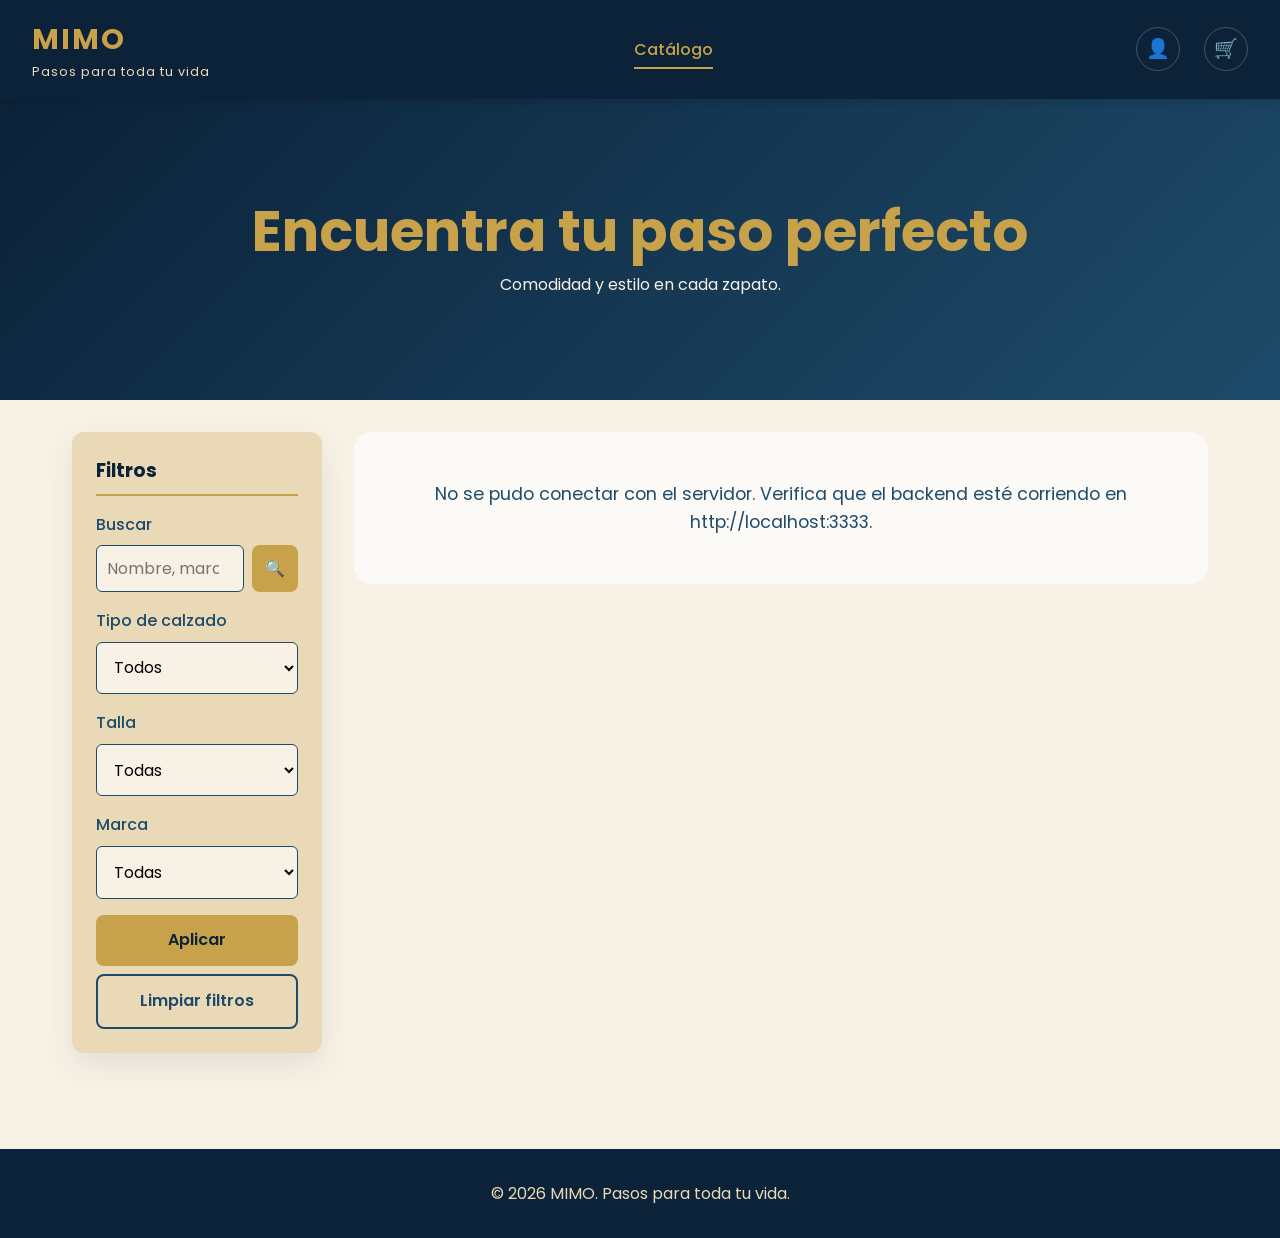
<file: Frontend/index.html>
<!DOCTYPE html>
<html lang="es">
<head>
    <meta charset="UTF-8">
    <meta name="viewport" content="width=device-width, initial-scale=1, viewport-fit=cover">
    <title>MIMO - Pasos para toda tu vida</title>
    <link href="https://fonts.googleapis.com/css2?family=Poppins:wght@300;400;600;700&display=swap" rel="stylesheet">
    <link rel="stylesheet" href="./CSS/Styles.css">
    <style>
        /* Botones de categoría activos */
        nav a.categoria-activa {
            color: var(--dorado);
            border-bottom: 2px solid var(--dorado);
            padding-bottom: 4px;
        }

        /* Animación suave para las tarjetas */
        .producto-card { text-decoration: none; color: inherit; }

        /* Mensaje cuando no hay productos */
        .sin-resultados {
            text-align: center;
            padding: 3rem;
            color: var(--azul-profundo);
            font-size: 1.1rem;
            grid-column: 1 / -1;
        }

        .buscador { display: flex; gap: .5rem; margin-bottom: 1rem; }
        .buscador input { flex: 1; min-width: 0; padding: .6rem; border: 1px solid var(--azul-profundo); border-radius: 6px; }
    </style>
    <meta name="theme-color" content="#0B2239">
</head>
<body>

    <header>
        <a class="logo" href="index.html" aria-label="MIMO, volver al catálogo">MIMO <span>Pasos para toda tu vida</span></a>
        <nav aria-label="Categorías">
            <ul id="nav-categorias">
                <li><a href="#" class="filtro-categoria categoria-activa" data-categoria="todos">Catálogo</a></li>
            </ul>
        </nav>
        <div class="header-icons">
            <a href="login.html" data-cuenta aria-label="Mi cuenta" title="Mi cuenta">👤</a>
            <a href="carrito.html" aria-label="Ver carrito" title="Ver carrito">🛒</a>
            <a href="index.html" data-logout aria-label="Cerrar sesión" title="Cerrar sesión" style="display:none;">Salir</a>
        </div>
    </header>

    <section class="hero">
        <h1>Encuentra tu paso perfecto</h1>
        <p>Comodidad y estilo en cada zapato.</p>
    </section>

    <main class="catalogo-container">
        <!-- Filtros (RF10) y búsqueda (RF09) -->
        <aside class="filtros">
            <h3>Filtros</h3>

            <div class="form-group">
                <label for="filtro-buscar">Buscar</label>
                <div class="buscador">
                    <input type="search" id="filtro-buscar" placeholder="Nombre, marca…" aria-label="Buscar productos">
                    <button type="button" class="btn btn-primary" id="btn-buscar" style="padding: .5rem .8rem;">🔍</button>
                </div>
            </div>

            <div class="form-group">
                <label for="filtro-categoria">Tipo de calzado</label>
                <select id="filtro-categoria">
                    <option value="todos">Todos</option>
                </select>
            </div>
            <div class="form-group">
                <label for="filtro-talla">Talla</label>
                <select id="filtro-talla">
                    <option value="todos">Todas</option>
                </select>
            </div>
            <div class="form-group">
                <label for="filtro-marca">Marca</label>
                <select id="filtro-marca">
                    <option value="todos">Todas</option>
                </select>
            </div>
            <button class="btn btn-primary" id="btn-aplicar-filtros" style="width: 100%;">Aplicar</button>
            <button class="btn btn-secondary" id="btn-limpiar-filtros" style="width: 100%; margin-top: 0.5rem;">Limpiar filtros</button>
        </aside>

        <!-- Grid de Productos (RF07, RF09, RF10) -->
        <section class="productos-grid" id="productos-grid" aria-label="Catálogo de productos" aria-live="polite">
            <!-- Los productos se cargan dinámicamente desde el backend -->
        </section>
    </main>

    <footer>
        <p>© 2026 MIMO. Pasos para toda tu vida.</p>
    </footer>

    <script src="./js/api.js"></script>
    <script src="./js/catalogo.js"></script>
</body>
</html>
</file>
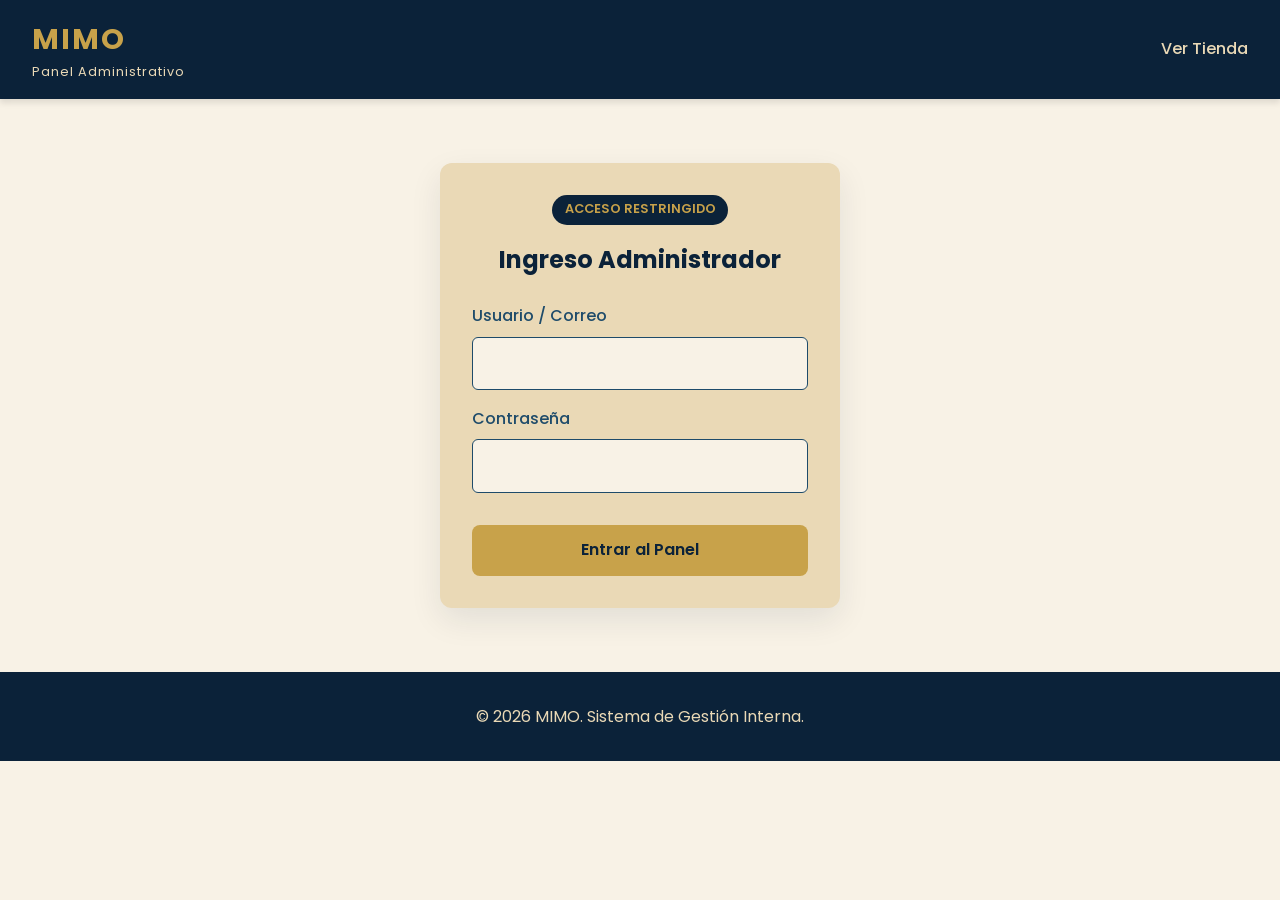
<file: Frontend/admin-login.html>
<!DOCTYPE html>
<html lang="es">
<head>
    <meta charset="UTF-8">
    <meta name="viewport" content="width=device-width, initial-scale=1, viewport-fit=cover">
    <title>Login Administrador - MIMO</title>
    <link href="https://fonts.googleapis.com/css2?family=Poppins:wght@300;400;600;700&display=swap" rel="stylesheet">
    <link rel="stylesheet" href="./CSS/Styles.css">
    <style>
        /* Pequeño ajuste para diferenciar visualmente el login de admin */
        .admin-badge {
            background-color: var(--azul-noche);
            color: var(--dorado);
            padding: 0.3rem 0.8rem;
            border-radius: 20px;
            font-size: 0.8rem;
            font-weight: 600;
            display: inline-block;
            margin-bottom: 1rem;
        }
    </style>
    <meta name="theme-color" content="#0B2239">
</head>
<body>

    <header>
        <a class="logo" href="index.html">MIMO <span>Panel Administrativo</span></a>
        <nav>
            <ul>
                <li><a href="index.html">Ver Tienda</a></li>
            </ul>
        </nav>
    </header>

    <main class="form-container">
        <div style="text-align: center;">
            <span class="admin-badge">ACCESO RESTRINGIDO</span>
        </div>
        <h2>Ingreso Administrador</h2>
        <form id="form-admin-login" novalidate>
            <div class="form-group">
                <label for="admin-correo">Usuario / Correo</label>
                <input type="text" id="admin-correo" name="admin-correo" autocomplete="username" required>
            </div>
            <div class="form-group">
                <label for="admin-contrasena">Contraseña</label>
                <input type="password" id="admin-contrasena" name="admin-contrasena"
                       autocomplete="current-password" required>
            </div>
            <p id="form-error" class="form-error" role="alert" style="display:none;"></p>
            <button type="submit" class="btn btn-primary" style="width: 100%; margin-top: 1rem;">Entrar al Panel</button>
        </form>
    </main>

    <footer>
        <p>© 2026 MIMO. Sistema de Gestión Interna.</p>
    </footer>

    <script src="./js/api.js"></script>
    <script src="./js/auth.js"></script>
</body>
</html>
</file>
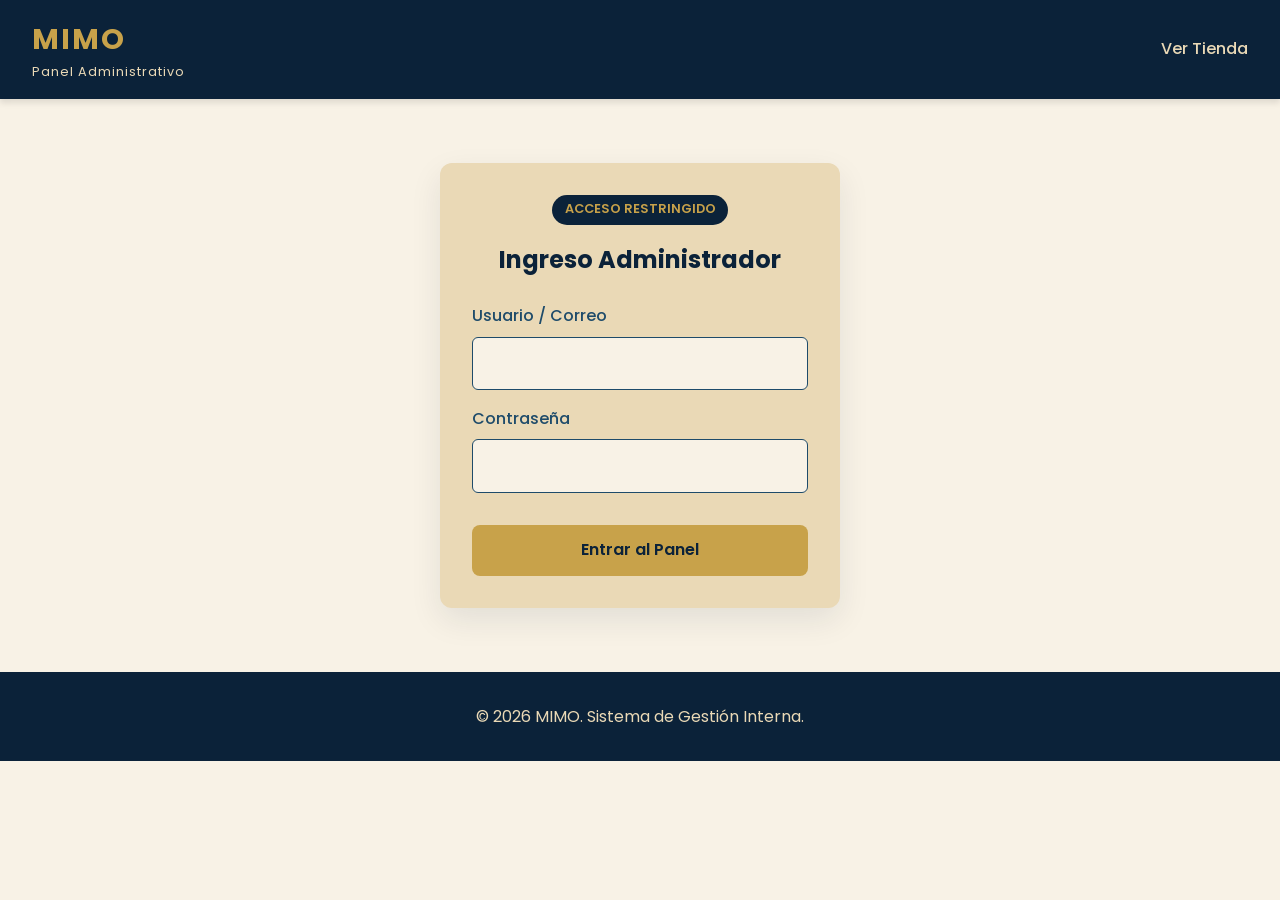
<file: Frontend/admin-productos.html>
<!DOCTYPE html>
<html lang="es">
<head>
    <meta charset="UTF-8">
    <meta name="viewport" content="width=device-width, initial-scale=1, viewport-fit=cover">
    <title>Panel Admin - MIMO</title>
    <link href="https://fonts.googleapis.com/css2?family=Poppins:wght@300;400;600;700&display=swap" rel="stylesheet">
    <link rel="stylesheet" href="./CSS/Styles.css">
    <style>
        /* Estilos específicos para tabla admin */
        .tabla-productos { width: 100%; border-collapse: collapse; margin-top: 2rem; background: var(--beige); border-radius: 8px; overflow: hidden; }
        .tabla-productos th { background: var(--azul-noche); color: var(--dorado); padding: 1rem; text-align: left; }
        .tabla-productos td { padding: 1rem; border-bottom: 1px solid var(--crema); vertical-align: middle; }

        .admin-form { background: var(--beige); border-radius: 12px; padding: 1.5rem; margin-top: 1.5rem; box-shadow: var(--sombra-suave, 0 12px 32px rgba(11,34,57,.09)); }
        .admin-form h3 { color: var(--azul-noche); margin-bottom: 1rem; border-bottom: 2px solid var(--dorado); padding-bottom: 0.5rem; }
        .admin-form-grid { display: grid; grid-template-columns: repeat(2, minmax(0, 1fr)); gap: 0 1rem; }
        .admin-form-grid .ancho-completo { grid-column: 1 / -1; }
        .admin-form textarea { width: 100%; min-height: 90px; padding: 0.8rem; border: 1px solid var(--azul-profundo); border-radius: 6px; background-color: var(--crema); font-family: inherit; font-size: 16px; resize: vertical; }
        .admin-form textarea:focus { outline: none; border-color: var(--dorado); box-shadow: 0 0 0 3px rgba(200,162,74,.2); }
        .admin-acciones { display: flex; gap: 0.75rem; margin-top: 1rem; flex-wrap: wrap; }
        .admin-cabecera { display: flex; justify-content: space-between; align-items: center; gap: 1rem; flex-wrap: wrap; }
        .admin-usuario { color: var(--beige); font-size: 0.85rem; }

        @media (max-width: 760px) {
            .admin-form-grid { grid-template-columns: 1fr; }
            .admin-cabecera { align-items: flex-start; }
        }
    </style>
    <meta name="theme-color" content="#0B2239">
</head>
<body>

    <header>
        <a class="logo" href="index.html">MIMO <span>Panel Administrativo</span></a>
        <nav>
            <ul>
                <li><a href="index.html">Ver Tienda</a></li>
                <li><span class="admin-usuario" id="admin-nombre">Administrador</span></li>
                <li><a href="index.html" data-logout>Cerrar Sesión</a></li>
            </ul>
        </nav>
    </header>

    <main style="max-width: 1200px; margin: 2rem auto; padding: 0 2rem;">
        <div class="admin-cabecera">
            <h2 style="color: var(--azul-noche);">Gestión de Catálogo</h2>
            <button type="button" class="btn btn-primary" id="btn-nuevo-producto">+ Nuevo Producto</button>
        </div>

        <p id="mensaje-admin" role="status" style="display:none;"></p>

        <div class="admin-form" id="contenedor-form-producto" hidden>
            <h3 id="titulo-form-producto">Nuevo Producto</h3>
            <form id="form-producto" novalidate>
                <input type="hidden" id="prod-id">

                <div class="admin-form-grid">
                    <div class="form-group">
                        <label for="prod-nombre">Nombre</label>
                        <input type="text" id="prod-nombre" maxlength="100" placeholder="Tenis Runner Pro" required>
                    </div>
                    <div class="form-group">
                        <label for="prod-marca">Marca</label>
                        <input type="text" id="prod-marca" maxlength="50" placeholder="Nike" required>
                    </div>
                    <div class="form-group">
                        <label for="prod-categoria">Categoría</label>
                        <input type="text" id="prod-categoria" maxlength="50" placeholder="Deportivo" required>
                    </div>
                    <div class="form-group">
                        <label for="prod-talla">Talla</label>
                        <input type="text" id="prod-talla" maxlength="10" placeholder="40" required>
                    </div>
                    <div class="form-group">
                        <label for="prod-precio">Precio (COP)</label>
                        <input type="number" id="prod-precio" min="1" step="0.01" placeholder="189900" required>
                    </div>
                    <div class="form-group">
                        <label for="prod-stock">Stock</label>
                        <input type="number" id="prod-stock" min="0" step="1" placeholder="15" required>
                    </div>
                    <div class="form-group ancho-completo">
                        <label for="prod-descripcion">Descripción</label>
                        <textarea id="prod-descripcion" maxlength="500"
                                  placeholder="Tenis deportivos livianos para correr" required></textarea>
                    </div>
                    <div class="form-group ancho-completo">
                        <label for="prod-imagen">Imagen (URL o ruta local opcional)</label>
                        <input type="text" id="prod-imagen" maxlength="500" placeholder="https://… o img/productos/zapato.webp">
                    </div>
                </div>

                <div class="admin-acciones">
                    <button type="submit" class="btn btn-primary">Registrar producto</button>
                    <button type="button" class="btn btn-secondary" id="btn-cancelar-producto">Cancelar</button>
                </div>
            </form>
        </div>

        <table class="tabla-productos">
            <thead>
                <tr>
                    <th>Imagen</th>
                    <th>Nombre</th>
                    <th>Marca</th>
                    <th>Categoría</th>
                    <th>Talla</th>
                    <th>Precio</th>
                    <th>Stock</th>
                    <th>Acciones</th>
                </tr>
            </thead>
            <tbody id="tabla-productos-body">
                <tr>
                    <td colspan="8" style="text-align:center; padding:2rem;">Cargando productos…</td>
                </tr>
            </tbody>
        </table>
    </main>

    <footer>
        <p>© 2026 MIMO. Sistema de Gestión Interna.</p>
    </footer>

    <script src="./js/api.js"></script>
    <script src="./js/admin.js"></script>
</body>
</html>
</file>
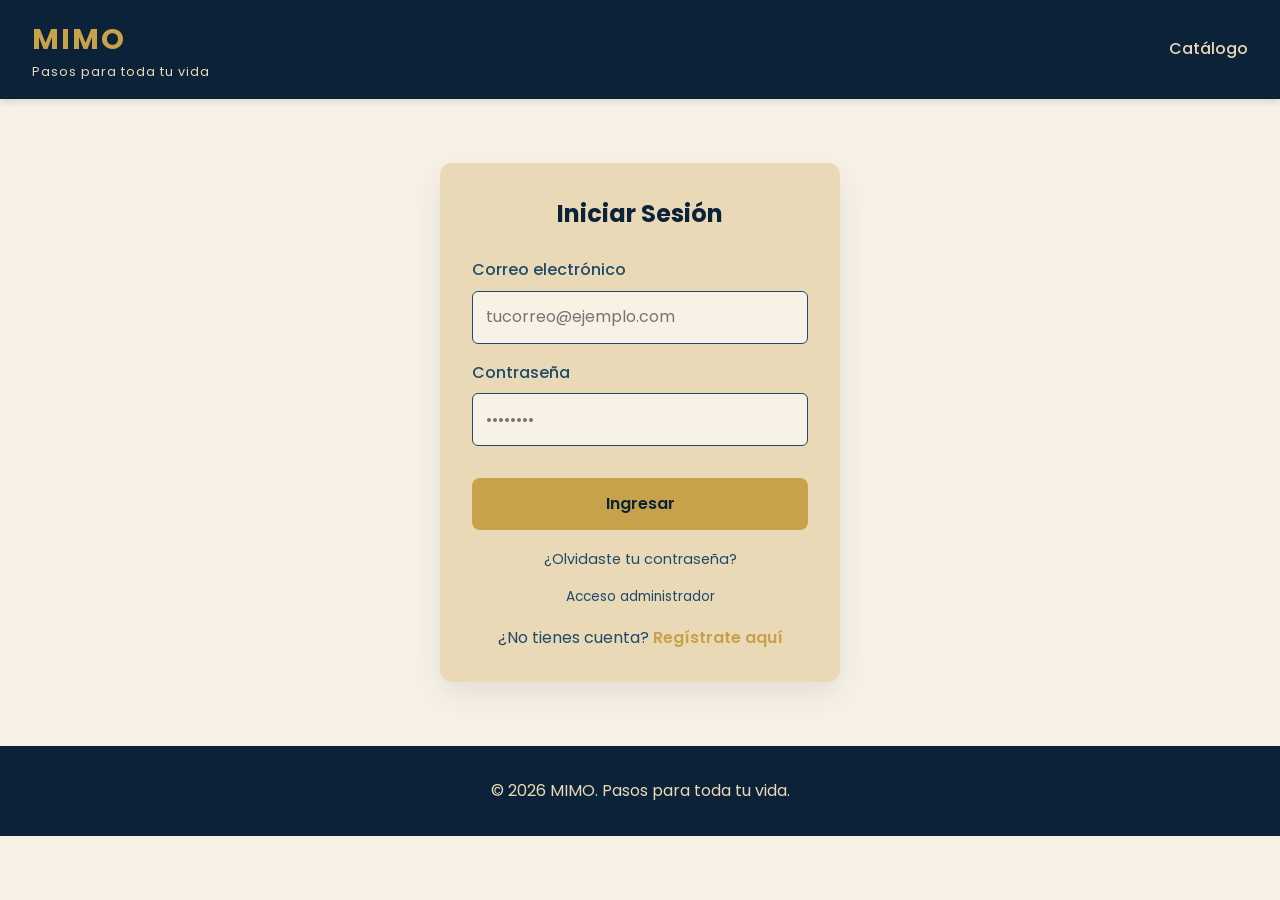
<file: Frontend/carrito.html>
<!DOCTYPE html>
<html lang="es">
<head>
    <meta charset="UTF-8">
    <meta name="viewport" content="width=device-width, initial-scale=1, viewport-fit=cover">
    <title>Carrito de Compras - MIMO</title>
    <link href="https://fonts.googleapis.com/css2?family=Poppins:wght@300;400;600;700&display=swap" rel="stylesheet">
    <link rel="stylesheet" href="./CSS/Styles.css">
    <style>
        .carrito-item { display: flex; align-items: center; gap: 1.5rem; padding: 1rem; border-bottom: 1px solid var(--azul-profundo); }
        .carrito-img { width: 80px; height: 80px; background: #fff; border-radius: 8px; display: flex; align-items: center; justify-content: center; overflow: hidden; }
        .carrito-info { flex: 1; }
        .carrito-acciones { display: flex; align-items: center; gap: 1rem; }
        .resumen-carrito { background: var(--beige); padding: 1.5rem; border-radius: 12px; margin-top: 2rem; }
        .resumen-linea { display: flex; justify-content: space-between; margin-bottom: 0.5rem; }
        .total-linea { font-size: 1.3rem; font-weight: 700; color: var(--dorado); border-top: 1px solid var(--azul-profundo); padding-top: 0.5rem; margin-top: 0.5rem; }
        .carrito-vacio { text-align: center; padding: 3rem 1rem; color: var(--azul-profundo); }
    </style>
    <meta name="theme-color" content="#0B2239">
</head>
<body>

    <header>
        <a class="logo" href="index.html">MIMO <span>Pasos para toda tu vida</span></a>
        <nav>
            <ul>
                <li><a href="index.html">Seguir comprando</a></li>
                <li><a href="mis-pedidos.html">Mis Pedidos</a></li>
            </ul>
        </nav>
        <div class="header-icons">
            <a href="login.html" data-cuenta aria-label="Mi cuenta" title="Mi cuenta">👤</a>
            <a href="carrito.html" aria-label="Ver carrito" title="Ver carrito">🛒</a>
            <a href="index.html" data-logout aria-label="Cerrar sesión" title="Cerrar sesión" style="display:none;">Salir</a>
        </div>
    </header>

    <main style="max-width: 900px; margin: 3rem auto; padding: 0 2rem;">
        <h2 style="color: var(--azul-noche); margin-bottom: 1rem;">Tu Carrito de Compras</h2>

        <p id="mensaje-carrito" class="form-error" role="alert" style="display:none;"></p>

        <div id="lista-carrito" aria-live="polite">
            <p style="color: var(--azul-profundo); padding: 1rem 0;">Cargando carrito…</p>
        </div>

        <div id="carrito-vacio" class="carrito-vacio" hidden>
            <p style="font-size: 3rem; margin-bottom: .5rem;" aria-hidden="true">🛒</p>
            <p style="margin-bottom: 1rem;">Tu carrito está vacío.</p>
            <a href="index.html" class="btn btn-primary" style="display: inline-block;">Explorar el catálogo</a>
        </div>

        <div class="resumen-carrito" id="resumen-carrito" hidden>
            <div class="resumen-linea"><span>Subtotal:</span> <span id="subtotal">$0</span></div>
            <div class="resumen-linea"><span>Envío:</span> <span>Gratis</span></div>
            <div class="resumen-linea total-linea"><span>Total:</span> <span id="total">$0</span></div>
            <a href="checkout.html" class="btn btn-primary" id="btn-pagar"
               style="display: block; text-align: center; margin-top: 1.5rem; text-decoration: none;">
                Ir a Pagar
            </a>
        </div>
    </main>

    <footer>
        <p>© 2026 MIMO. Pasos para toda tu vida.</p>
    </footer>

    <script src="./js/api.js"></script>
    <script src="./js/carrito.js"></script>
</body>
</html>
</file>
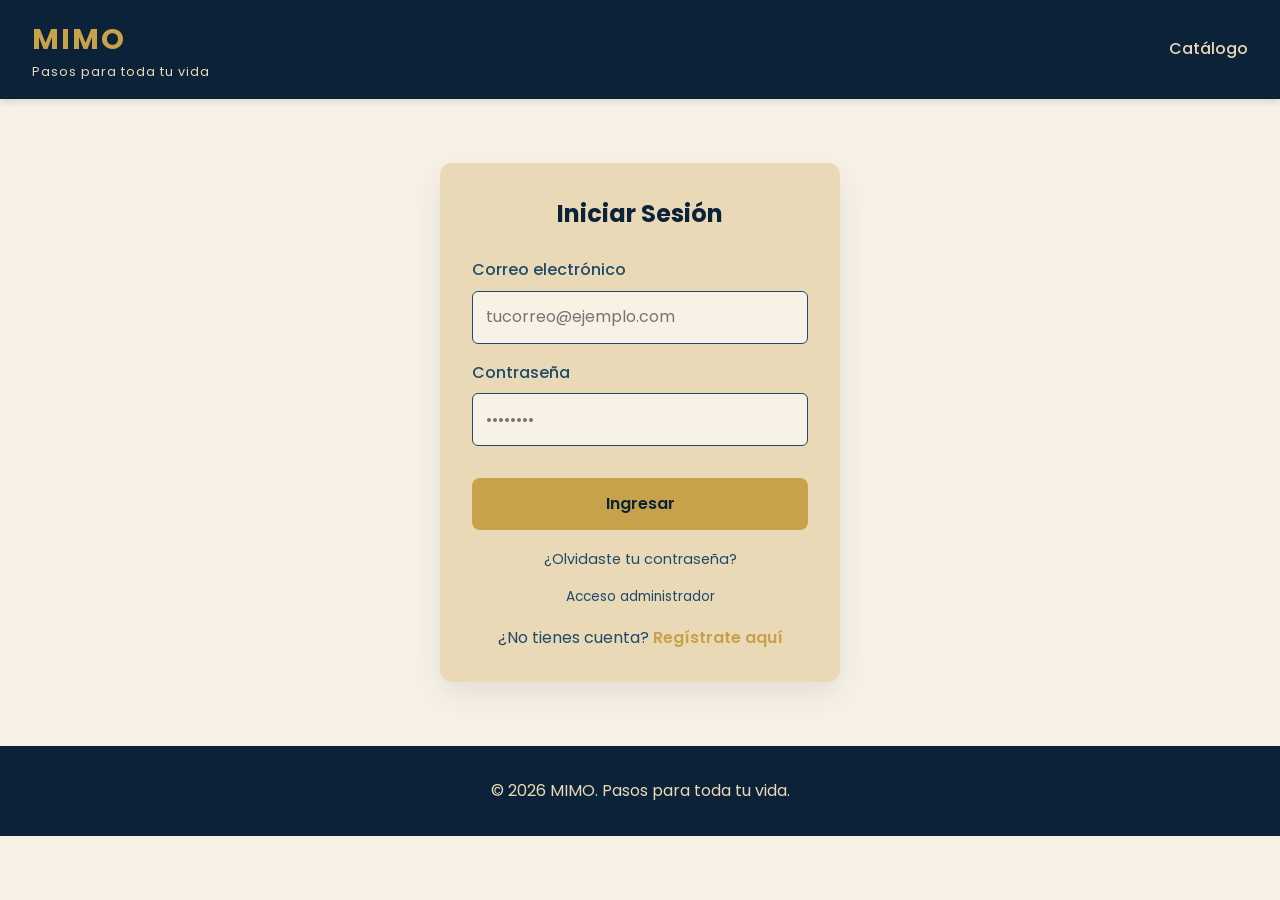
<file: Frontend/checkout.html>
<!DOCTYPE html>
<html lang="es">
<head>
    <meta charset="UTF-8">
    <meta name="viewport" content="width=device-width, initial-scale=1, viewport-fit=cover">
    <title>Finalizar Compra - MIMO</title>
    <link href="https://fonts.googleapis.com/css2?family=Poppins:wght@300;400;600;700&display=swap" rel="stylesheet">
    <link rel="stylesheet" href="./CSS/Styles.css">
    <style>
        .checkout-grid { display: grid; grid-template-columns: 2fr 1fr; gap: 2rem; max-width: 1000px; margin: 3rem auto; padding: 0 2rem; align-items: start; }
        .seccion-pago { background: var(--beige); padding: 1.5rem; border-radius: 12px; }
        .seccion-pago h3 { color: var(--azul-noche); margin-bottom: 1rem; border-bottom: 2px solid var(--dorado); padding-bottom: 0.5rem; }
        .resumen-productos { list-style: none; padding: 0; margin: 0; }
        .resumen-productos li { display: flex; justify-content: space-between; gap: 1rem; margin-bottom: 0.4rem; }
        .resumen-linea { display: flex; justify-content: space-between; margin-bottom: 0.5rem; }
        .total-linea { font-size: 1.3rem; font-weight: 700; color: var(--dorado); border-top: 1px solid var(--azul-profundo); padding-top: 0.5rem; margin-top: 0.5rem; }
        @media (max-width: 760px) { .checkout-grid { grid-template-columns: 1fr; } }
    </style>
    <meta name="theme-color" content="#0B2239">
</head>
<body>

    <header>
        <a class="logo" href="index.html">MIMO <span>Pasos para toda tu vida</span></a>
        <nav>
            <ul>
                <li><a href="index.html">Catálogo</a></li>
                <li><a href="carrito.html">Carrito</a></li>
                <li><a href="mis-pedidos.html">Mis Pedidos</a></li>
            </ul>
        </nav>
        <div class="header-icons">
            <a href="login.html" data-cuenta aria-label="Mi cuenta" title="Mi cuenta">👤</a>
            <a href="carrito.html" aria-label="Ver carrito" title="Ver carrito">🛒</a>
            <a href="index.html" data-logout aria-label="Cerrar sesión" title="Cerrar sesión" style="display:none;">Salir</a>
        </div>
    </header>

    <form id="form-checkout" class="checkout-grid" novalidate>
        <!-- Columna Izquierda: Datos -->
        <div>
            <div class="seccion-pago" style="margin-bottom: 2rem;">
                <h3>Dirección de Envío</h3>
                <div class="form-group">
                    <label for="direccion">Dirección completa</label>
                    <input type="text" id="direccion" name="direccion" maxlength="200"
                           placeholder="Calle 123 #45-67, Apto 101" required>
                </div>
                <div class="form-group">
                    <label for="ciudad">Ciudad</label>
                    <input type="text" id="ciudad" name="ciudad" maxlength="60" placeholder="Bogotá">
                </div>
            </div>

            <div class="seccion-pago">
                <h3>Método de Pago</h3>
                <div class="form-group">
                    <label><input type="radio" name="pago" value="Tarjeta de Crédito / Débito" checked> Tarjeta de Crédito / Débito</label>
                </div>
                <div class="form-group">
                    <label><input type="radio" name="pago" value="Transferencia Bancaria"> Transferencia Bancaria</label>
                </div>
                <div class="form-group">
                    <label><input type="radio" name="pago" value="Pago contra entrega"> Pago contra entrega</label>
                </div>
            </div>
        </div>

        <!-- Columna Derecha: Resumen -->
        <div class="seccion-pago" style="height: fit-content;">
            <h3>Resumen del Pedido</h3>
            <div class="resumen-linea"><span>Productos:</span> <span id="resumen-cantidad">0 productos</span></div>
            <ul id="resumen-productos" class="resumen-productos">
                <li style="color: var(--azul-profundo);">Cargando carrito…</li>
            </ul>
            <div class="resumen-linea" style="margin-top: .75rem;"><span>Envío:</span> <span id="resumen-envio">Gratis</span></div>
            <div class="resumen-linea total-linea"><span>Total:</span> <span id="resumen-total">$0</span></div>

            <p id="mensaje-checkout" class="form-error" role="alert" style="display:none;"></p>

            <button type="submit" class="btn btn-primary" id="btn-confirmar"
                    style="width: 100%; margin-top: 1.5rem;">Confirmar Pedido</button>
            <p style="font-size: 0.8rem; color: var(--azul-profundo); text-align: center; margin-top: 1rem;">
                Al confirmar, aceptas nuestros términos y condiciones.
            </p>
            <a href="index.html" class="btn btn-secondary"
               style="display:block; text-align:center; width: 100%; margin-top: 0.8rem;">← Seguir comprando</a>
        </div>
    </form>

    <footer>
        <p>© 2026 MIMO. Pasos para toda tu vida.</p>
    </footer>

    <script src="./js/api.js"></script>
    <script src="./js/checkout.js"></script>
</body>
</html>
</file>
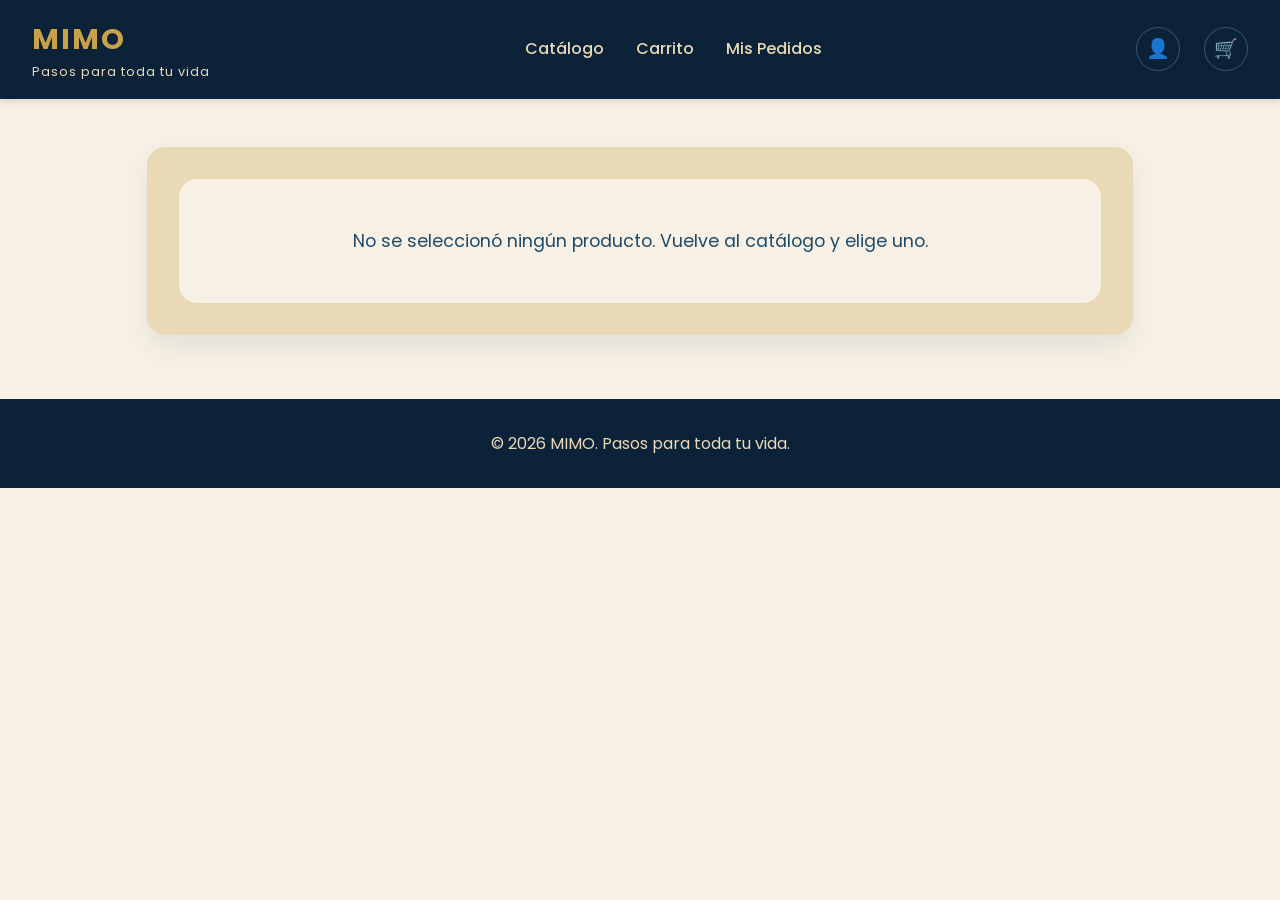
<file: Frontend/detalle.html>
<!DOCTYPE html>
<html lang="es">
<head>
    <meta charset="UTF-8">
    <meta name="viewport" content="width=device-width, initial-scale=1, viewport-fit=cover">
    <title>Detalle del Producto - MIMO</title>
    <link href="https://fonts.googleapis.com/css2?family=Poppins:wght@300;400;600;700&display=swap" rel="stylesheet">
    <link rel="stylesheet" href="./CSS/Styles.css">
    <meta name="theme-color" content="#0B2239">
</head>
<body>

    <header>
        <a class="logo" href="index.html">MIMO <span>Pasos para toda tu vida</span></a>
        <nav>
            <ul>
                <li><a href="index.html">Catálogo</a></li>
                <li><a href="carrito.html">Carrito</a></li>
                <li><a href="mis-pedidos.html">Mis Pedidos</a></li>
            </ul>
        </nav>
        <div class="header-icons">
            <a href="login.html" data-cuenta aria-label="Mi cuenta" title="Mi cuenta">👤</a>
            <a href="carrito.html" aria-label="Ver carrito" title="Ver carrito">🛒</a>
            <a href="index.html" data-logout aria-label="Cerrar sesión" title="Cerrar sesión" style="display:none;">Salir</a>
        </div>
    </header>

    <main class="detalle-container">
        <div id="detalle-producto" class="detalle-grid">
            <p class="sin-resultados">Cargando producto…</p>
        </div>
    </main>

    <footer>
        <p>© 2026 MIMO. Pasos para toda tu vida.</p>
    </footer>

    <script src="./js/api.js"></script>
    <script src="./js/detalle.js"></script>
</body>
</html>
</file>
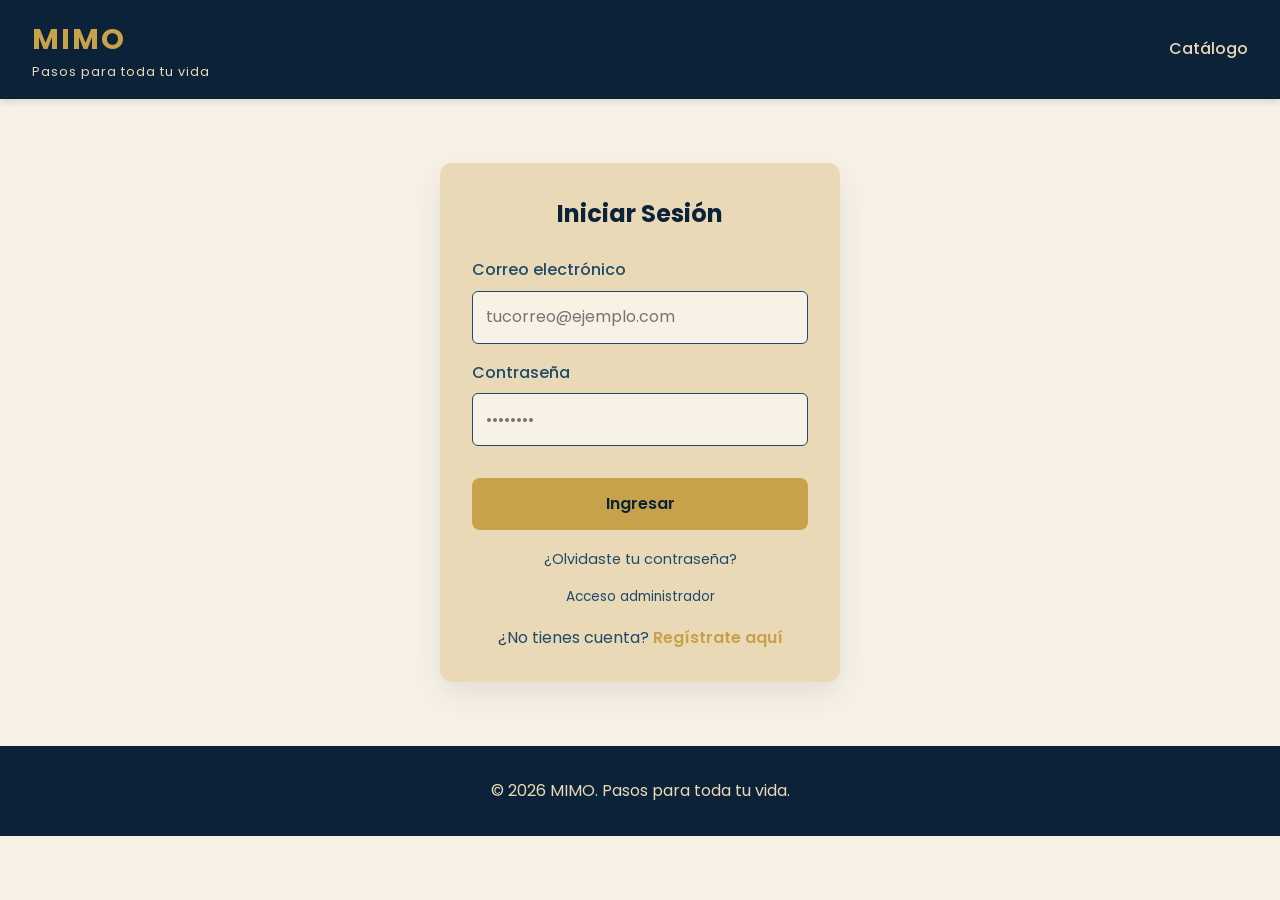
<file: Frontend/login.html>
<!DOCTYPE html>
<html lang="es">
<head>
    <meta charset="UTF-8">
    <meta name="viewport" content="width=device-width, initial-scale=1, viewport-fit=cover">
    <title>Iniciar Sesión - MIMO</title>
    <link href="https://fonts.googleapis.com/css2?family=Poppins:wght@300;400;600;700&display=swap" rel="stylesheet">
    <link rel="stylesheet" href="./CSS/Styles.css">
    <meta name="theme-color" content="#0B2239">
</head>
<body>

    <header>
        <a class="logo" href="index.html">MIMO <span>Pasos para toda tu vida</span></a>
        <nav>
            <ul>
                <li><a href="index.html">Catálogo</a></li>
            </ul>
        </nav>
    </header>

    <main class="form-container">
        <h2>Iniciar Sesión</h2>
        <form id="form-login" novalidate>
            <div class="form-group">
                <label for="correo">Correo electrónico</label>
                <input type="email" id="correo" name="correo" placeholder="tucorreo@ejemplo.com" autocomplete="email" required>
            </div>
            <div class="form-group">
                <label for="contrasena">Contraseña</label>
                <input type="password" id="contrasena" name="contrasena" placeholder="••••••••" autocomplete="current-password" required>
            </div>
            <p id="form-error" class="form-error" role="alert" style="display:none;"></p>
            <button type="submit" class="btn btn-primary" style="width: 100%; margin-top: 1rem;">Ingresar</button>
        </form>

        <p style="text-align: center; margin-top: 1rem;">
            <a href="recuperar-contrasena.html" style="color: var(--azul-profundo); font-size: 0.9rem;">¿Olvidaste tu contraseña?</a>
        </p>

        <p style="text-align: center; margin-top: 0.75rem;">
            <a href="admin-login.html" style="color: var(--azul-profundo); font-size: 0.85rem;">Acceso administrador</a>
        </p>

        <p style="text-align: center; margin-top: 1rem; color: var(--azul-profundo);">
            ¿No tienes cuenta? <a href="registro.html" style="color: var(--dorado); font-weight: 600;">Regístrate aquí</a>
        </p>
    </main>

    <footer>
        <p>© 2026 MIMO. Pasos para toda tu vida.</p>
    </footer>

    <script src="./js/api.js"></script>
    <script src="./js/auth.js"></script>
</body>
</html>
</file>
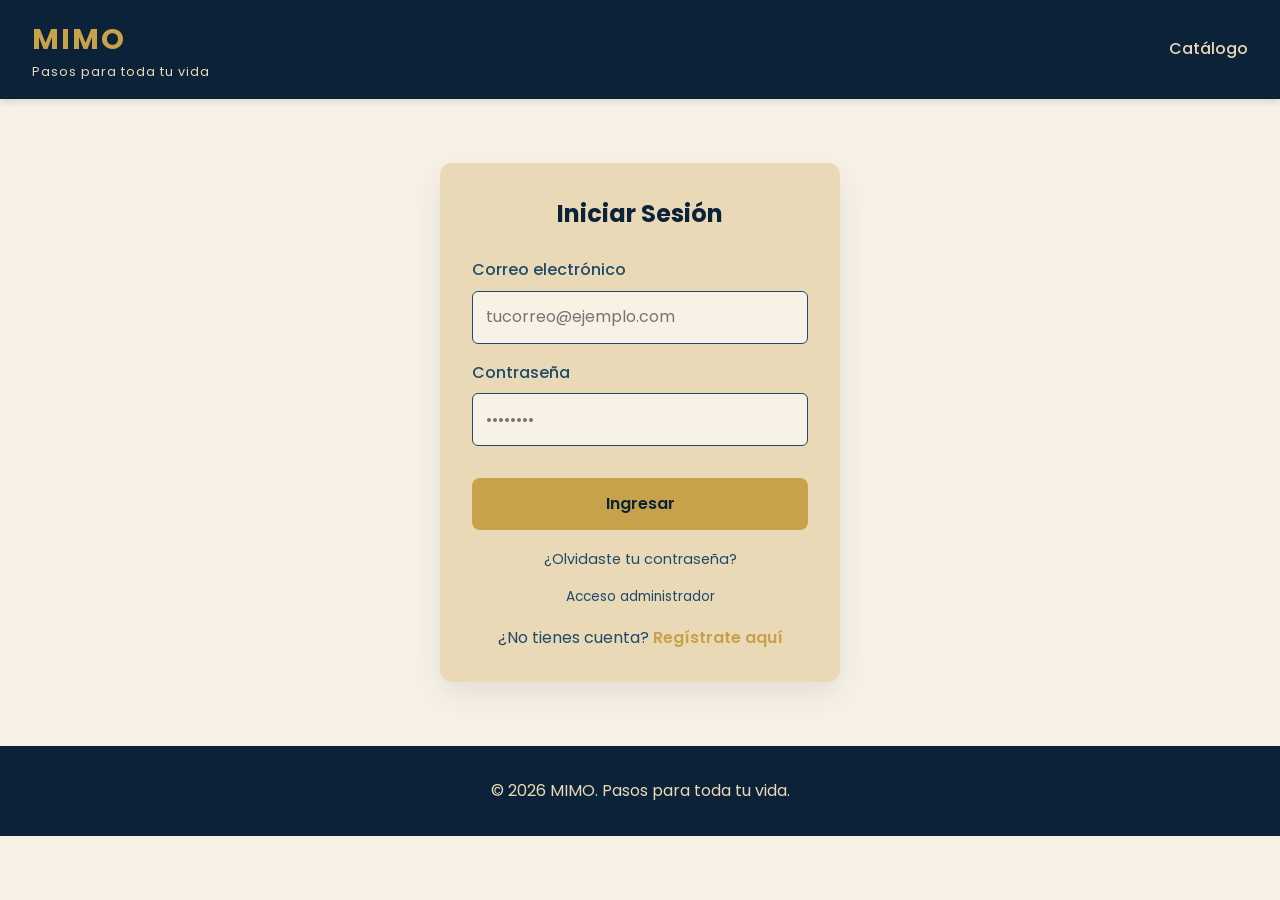
<file: Frontend/mis-pedidos.html>
<!DOCTYPE html>
<html lang="es">
<head>
    <meta charset="UTF-8">
    <meta name="viewport" content="width=device-width, initial-scale=1, viewport-fit=cover">
    <title>Mis Pedidos - MIMO</title>
    <link href="https://fonts.googleapis.com/css2?family=Poppins:wght@300;400;600;700&display=swap" rel="stylesheet">
    <link rel="stylesheet" href="./CSS/Styles.css">
    <style>
        .pedido-card { background: var(--beige); padding: 1.5rem; border-radius: 12px; margin-bottom: 1.5rem; display: flex; justify-content: space-between; align-items: flex-start; flex-wrap: wrap; gap: 1rem; }
        .pedido-info { flex: 1 1 260px; }
        .pedido-info h4 { color: var(--azul-noche); margin-bottom: 0.3rem; }
        .pedido-info p { color: var(--azul-profundo); font-size: 0.9rem; margin: 0; }
        .badge { padding: 0.4rem 1rem; border-radius: 20px; font-weight: 600; font-size: 0.9rem; display: inline-block; text-transform: capitalize; }
        .badge-pendiente { background: #fef08a; color: #854d0e; }
        .badge-confirmado { background: #bfdbfe; color: #1e40af; }
        .badge-enviado { background: #bbf7d0; color: #166534; }
        .badge-entregado { background: var(--azul-noche); color: var(--dorado); }
        .badge-cancelado { background: #fecaca; color: #991b1b; }
        .pedido-detalle { flex: 1 0 100%; }
        .pedidos-vacio { text-align: center; padding: 3rem 1rem; color: var(--azul-profundo); }
    </style>
    <meta name="theme-color" content="#0B2239">
</head>
<body>

    <header>
        <a class="logo" href="index.html">MIMO <span>Pasos para toda tu vida</span></a>
        <nav>
            <ul>
                <li><a href="index.html">Catálogo</a></li>
                <li><a href="mis-pedidos.html" style="color: var(--dorado);">Mis Pedidos</a></li>
            </ul>
        </nav>
        <div class="header-icons">
            <a href="login.html" data-cuenta aria-label="Mi cuenta" title="Mi cuenta">👤</a>
            <a href="carrito.html" aria-label="Ver carrito" title="Ver carrito">🛒</a>
            <a href="index.html" data-logout aria-label="Cerrar sesión" title="Cerrar sesión" style="display:none;">Salir</a>
        </div>
    </header>

    <main style="max-width: 900px; margin: 3rem auto; padding: 0 2rem;">
        <h2 style="color: var(--azul-noche); margin-bottom: 1.5rem;">Historial de Pedidos</h2>

        <p id="mensaje-pedidos" class="form-error" role="status" style="display:none;"></p>

        <div id="lista-pedidos" aria-live="polite">
            <p style="color: var(--azul-profundo); padding: 1rem 0;">Cargando pedidos…</p>
        </div>

        <div id="pedidos-vacio" class="pedidos-vacio" hidden>
            <p style="font-size: 3rem; margin-bottom: .5rem;" aria-hidden="true">📦</p>
            <p style="margin-bottom: 1rem;">Aún no tienes pedidos registrados.</p>
            <a href="index.html" class="btn btn-primary" style="display: inline-block;">Explorar el catálogo</a>
        </div>
    </main>

    <footer>
        <p>© 2026 MIMO. Pasos para toda tu vida.</p>
    </footer>

    <script src="./js/api.js"></script>
    <script src="./js/mis-pedidos.js"></script>
</body>
</html>
</file>
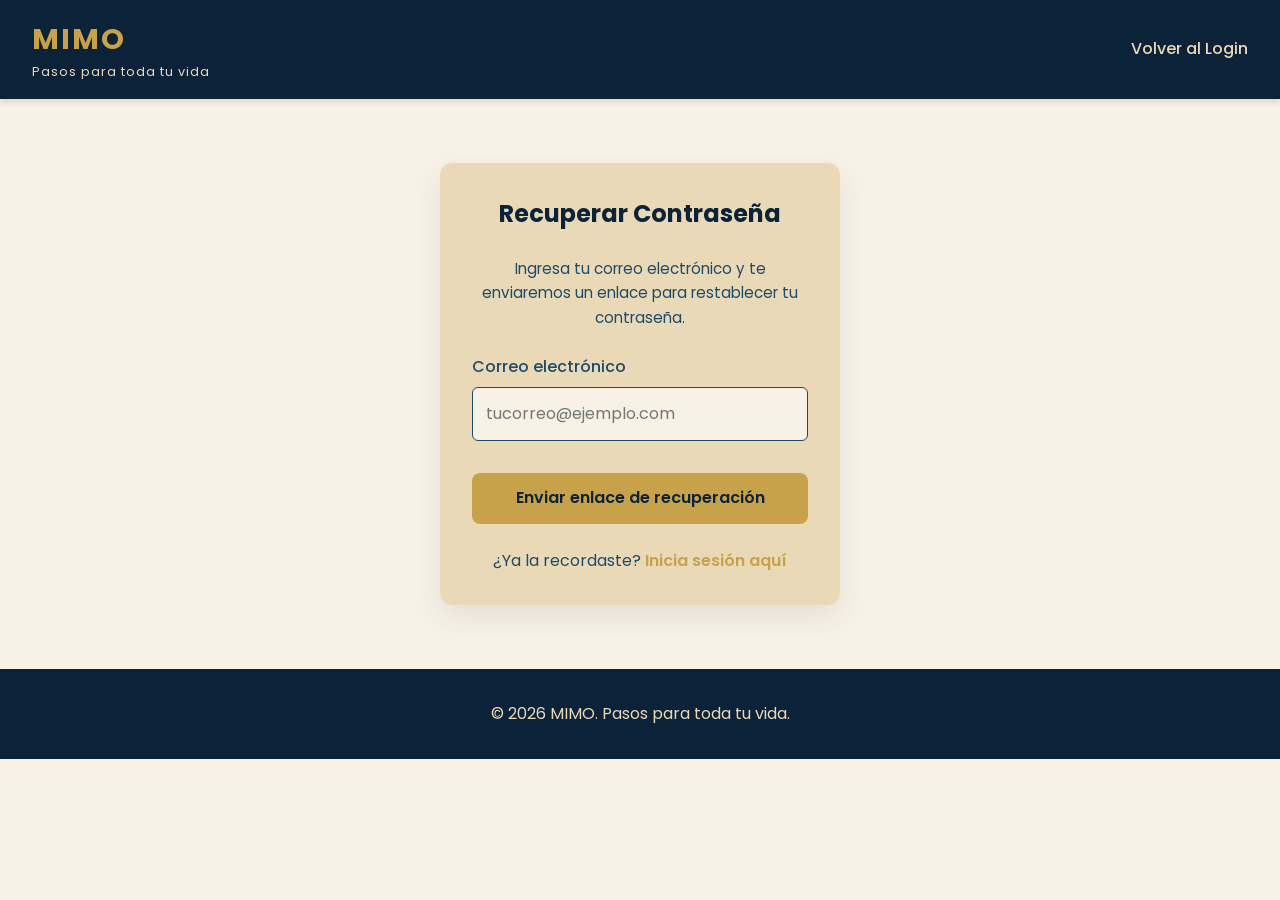
<file: Frontend/recuperar-contrasena.html>
<!DOCTYPE html>
<html lang="es">
<head>
    <meta charset="UTF-8">
    <meta name="viewport" content="width=device-width, initial-scale=1, viewport-fit=cover">
    <title>Recuperar Contraseña - MIMO</title>
    <link href="https://fonts.googleapis.com/css2?family=Poppins:wght@300;400;600;700&display=swap" rel="stylesheet">
    <link rel="stylesheet" href="./CSS/Styles.css">
    <meta name="theme-color" content="#0B2239">
</head>
<body>

    <header>
        <div class="logo">MIMO <span>Pasos para toda tu vida</span></div>
        <nav>
            <ul>
                <li><a href="login.html">Volver al Login</a></li>
            </ul>
        </nav>
    </header>

    <main class="form-container">
        <h2>Recuperar Contraseña</h2>
        <p style="text-align: center; color: var(--azul-profundo); margin-bottom: 1.5rem; font-size: 0.95rem;">
            Ingresa tu correo electrónico y te enviaremos un enlace para restablecer tu contraseña.
        </p>
        
        <form action="#" method="POST">
            <div class="form-group">
                <label for="correo-recuperar">Correo electrónico</label>
                <input type="email" id="correo-recuperar" name="correo-recuperar" placeholder="tucorreo@ejemplo.com" required>
            </div>
            <button type="submit" class="btn btn-primary" style="width: 100%; margin-top: 1rem;">Enviar enlace de recuperación</button>
        </form>

        <p style="text-align: center; margin-top: 1.5rem; color: var(--azul-profundo);">
            ¿Ya la recordaste? <a href="login.html" style="color: var(--dorado); font-weight: 600;">Inicia sesión aquí</a>
        </p>
    </main>

    <footer>
        <p>© 2026 MIMO. Pasos para toda tu vida.</p>
    </footer>

</body>
</html>
</file>
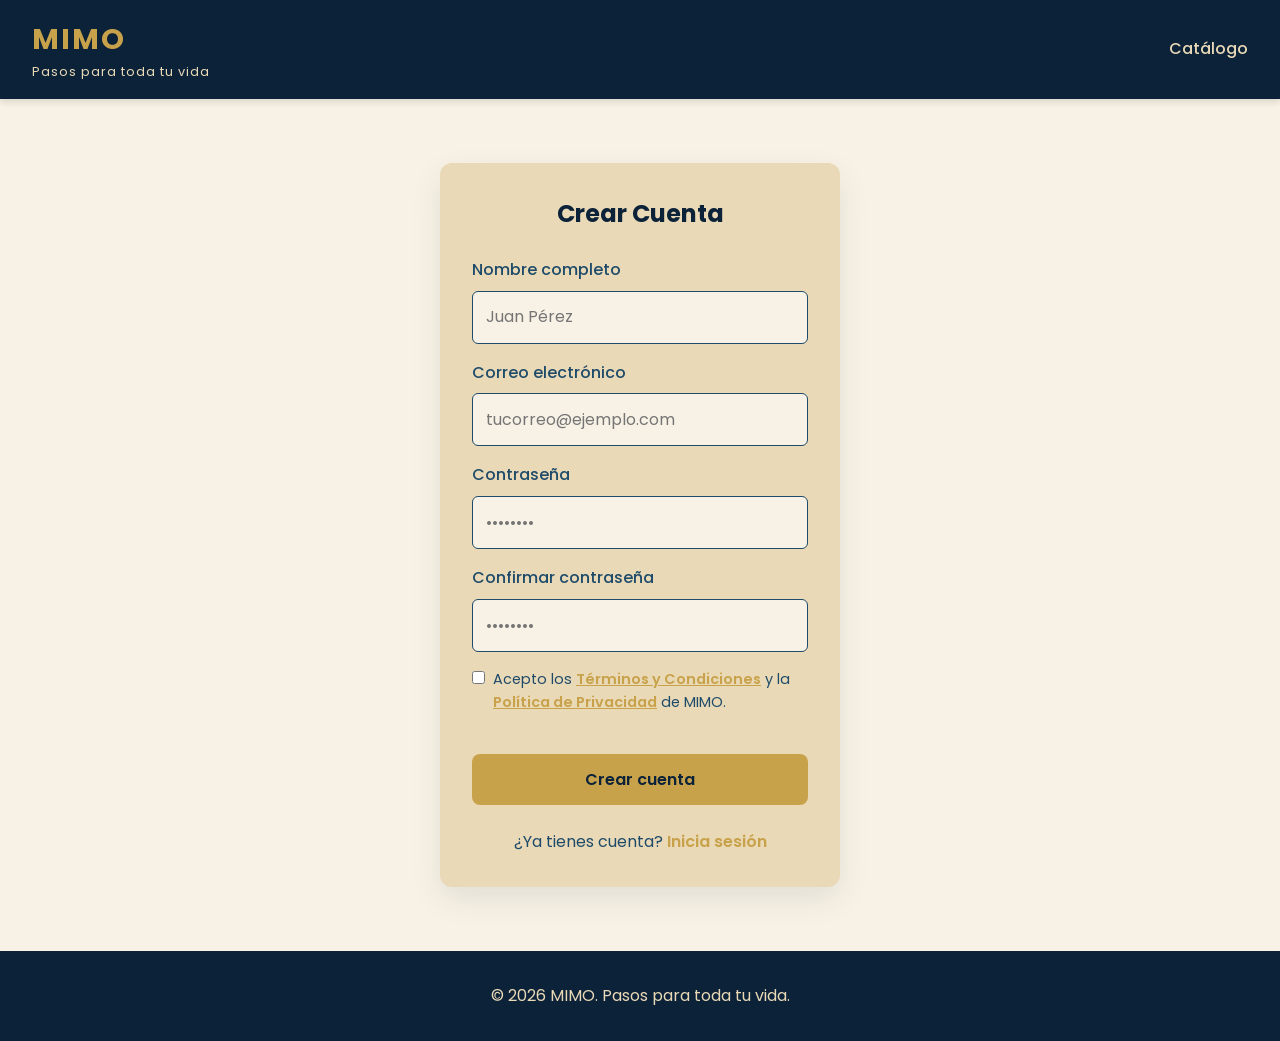
<file: Frontend/registro checbox.html>
<!DOCTYPE html>
<html lang="es">
<head>
    <meta charset="UTF-8">
    <meta name="viewport" content="width=device-width, initial-scale=1, viewport-fit=cover">
    <title>Crear Cuenta - MIMO</title>
    <link href="https://fonts.googleapis.com/css2?family=Poppins:wght@300;400;600;700&display=swap" rel="stylesheet">
    <link rel="stylesheet" href="./CSS/Styles.css">
    
    <!-- Estilos específicos para el checkbox -->
    <style>
        .terminos-group {
            display: flex;
            align-items: flex-start;
            gap: 0.5rem;
            margin-bottom: 1.5rem;
            font-size: 0.9rem;
            color: var(--azul-profundo);
        }
        .terminos-group input[type="checkbox"] {
            margin-top: 0.2rem;
            accent-color: var(--dorado); /* Hace que el check sea dorado */
            width: auto;
            cursor: pointer;
        }
        .terminos-group a {
            color: var(--dorado);
            font-weight: 600;
            text-decoration: underline;
        }
    </style>
    <meta name="theme-color" content="#0B2239">
</head>
<body>

    <header>
        <div class="logo">MIMO <span>Pasos para toda tu vida</span></div>
        <nav>
            <ul>
                <li><a href="index.html">Catálogo</a></li>
            </ul>
        </nav>
    </header>

    <main class="form-container">
        <h2>Crear Cuenta</h2>
        <form action="#" method="POST">
            <div class="form-group">
                <label for="nombre">Nombre completo</label>
                <input type="text" id="nombre" name="nombre" placeholder="Juan Pérez" required>
            </div>
            <div class="form-group">
                <label for="correo">Correo electrónico</label>
                <input type="email" id="correo" name="correo" placeholder="tucorreo@ejemplo.com" required>
            </div>
            <div class="form-group">
                <label for="contrasena">Contraseña</label>
                <input type="password" id="contrasena" name="contrasena" placeholder="••••••••" required>
            </div>
            <div class="form-group">
                <label for="confirmar">Confirmar contraseña</label>
                <input type="password" id="confirmar" name="confirmar" placeholder="••••••••" required>
            </div>

            <!-- ✅ NUEVO: Checkbox de Términos y Condiciones -->
            <div class="terminos-group">
                <input type="checkbox" id="terminos" name="terminos" required>
                <label for="terminos">
                    Acepto los <a href="#">Términos y Condiciones</a> y la <a href="#">Política de Privacidad</a> de MIMO.
                </label>
            </div>

            <button type="submit" class="btn btn-primary" style="width: 100%; margin-top: 1rem;">Crear cuenta</button>
        </form>
        
        <p style="text-align: center; margin-top: 1.5rem; color: var(--azul-profundo);">
            ¿Ya tienes cuenta? <a href="login.html" style="color: var(--dorado); font-weight: 600;">Inicia sesión</a>
        </p>
    </main>

    <footer>
        <p>© 2026 MIMO. Pasos para toda tu vida.</p>
    </footer>

</body>
</html>
</file>
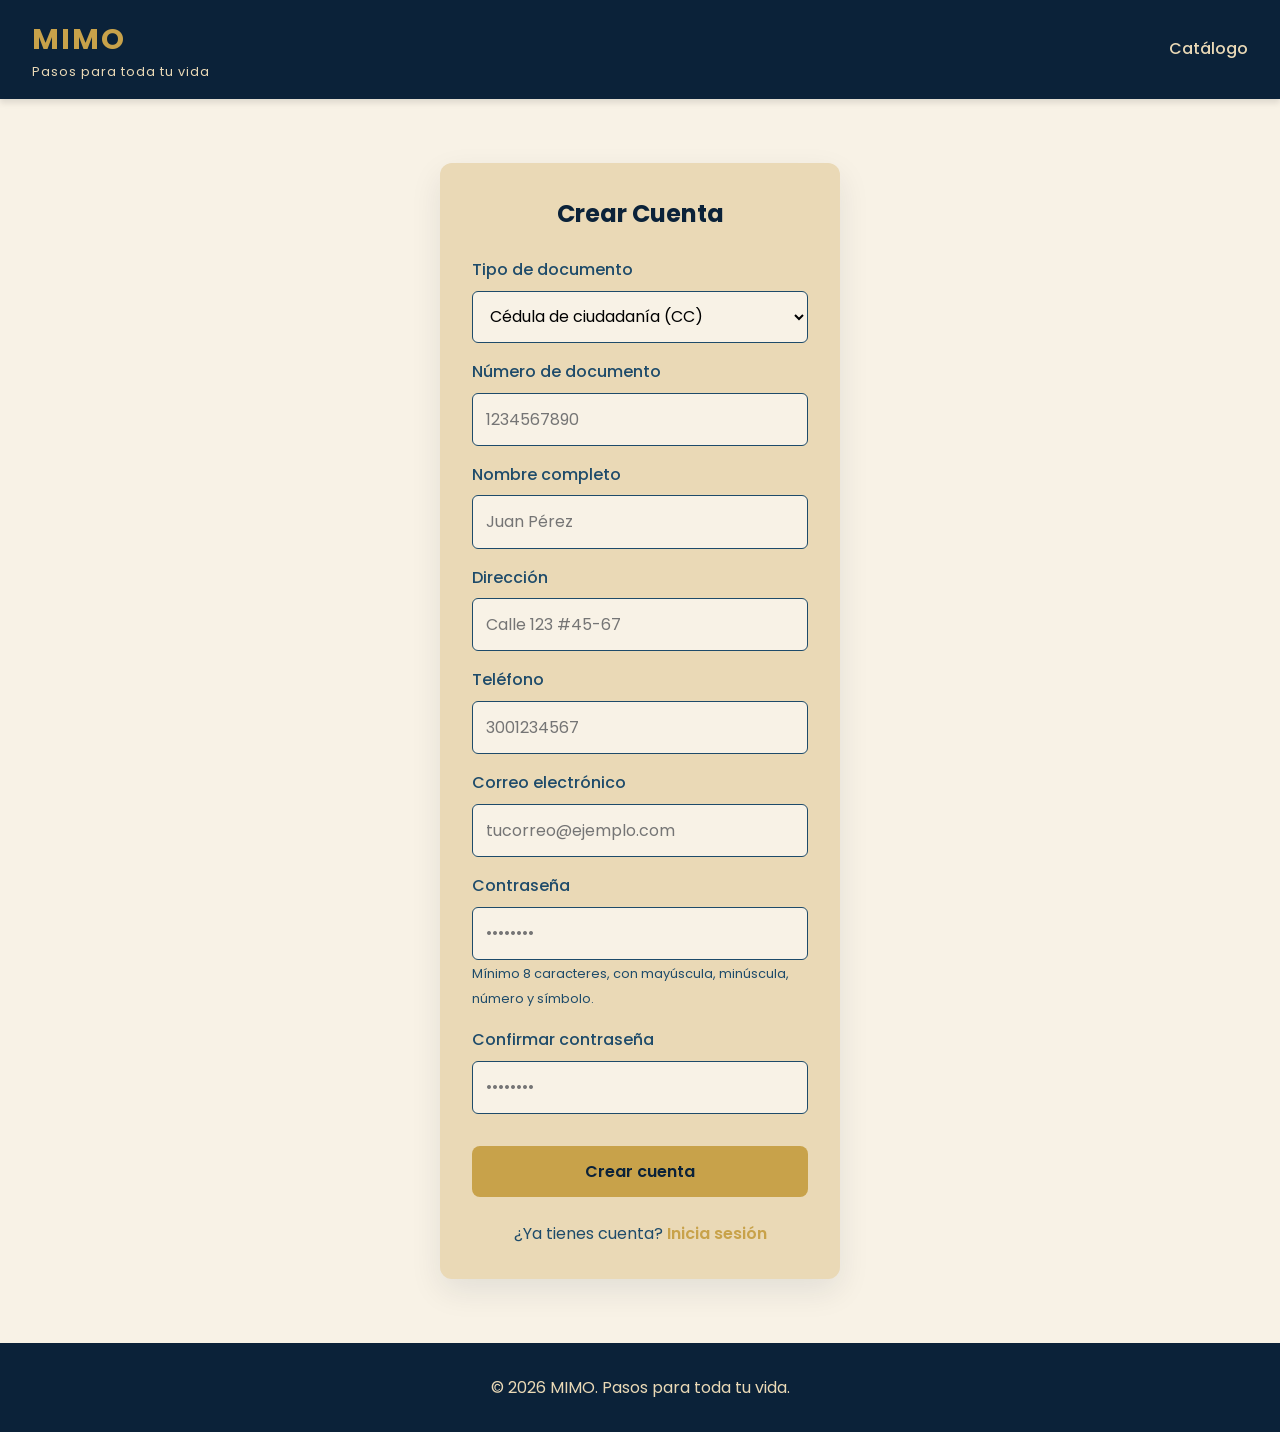
<file: Frontend/registro.html>
<!DOCTYPE html>
<html lang="es">
<head>
    <meta charset="UTF-8">
    <meta name="viewport" content="width=device-width, initial-scale=1, viewport-fit=cover">
    <title>Crear Cuenta - MIMO</title>
    <link href="https://fonts.googleapis.com/css2?family=Poppins:wght@300;400;600;700&display=swap" rel="stylesheet">
    <link rel="stylesheet" href="./CSS/Styles.css">
    <meta name="theme-color" content="#0B2239">
</head>
<body>

    <header>
        <a class="logo" href="index.html">MIMO <span>Pasos para toda tu vida</span></a>
        <nav>
            <ul>
                <li><a href="index.html">Catálogo</a></li>
            </ul>
        </nav>
    </header>

    <main class="form-container">
        <h2>Crear Cuenta</h2>
        <form id="form-registro" novalidate>
            <div class="form-group">
                <label for="tipoDocumento">Tipo de documento</label>
                <select id="tipoDocumento" name="tipoDocumento" required>
                    <option value="CC">Cédula de ciudadanía (CC)</option>
                    <option value="TI">Tarjeta de identidad (TI)</option>
                    <option value="CE">Cédula de extranjería (CE)</option>
                </select>
            </div>
            <div class="form-group">
                <label for="numeroDocumento">Número de documento</label>
                <input type="text" id="numeroDocumento" name="numeroDocumento" inputmode="numeric"
                       pattern="\d{8,10}" maxlength="10" placeholder="1234567890" required>
            </div>
            <div class="form-group">
                <label for="nombre">Nombre completo</label>
                <input type="text" id="nombre" name="nombre" maxlength="100" placeholder="Juan Pérez" required>
            </div>
            <div class="form-group">
                <label for="direccion">Dirección</label>
                <input type="text" id="direccion" name="direccion" maxlength="200" placeholder="Calle 123 #45-67" required>
            </div>
            <div class="form-group">
                <label for="telefono">Teléfono</label>
                <input type="tel" id="telefono" name="telefono" inputmode="numeric"
                       pattern="\d{10}" maxlength="10" placeholder="3001234567" required>
            </div>
            <div class="form-group">
                <label for="correo">Correo electrónico</label>
                <input type="email" id="correo" name="correo" maxlength="250" placeholder="tucorreo@ejemplo.com"
                       autocomplete="email" required>
            </div>
            <div class="form-group">
                <label for="contrasena">Contraseña</label>
                <input type="password" id="contrasena" name="contrasena" placeholder="••••••••"
                       autocomplete="new-password" required>
                <small style="color: var(--azul-profundo); font-size: .8rem;">
                    Mínimo 8 caracteres, con mayúscula, minúscula, número y símbolo.
                </small>
            </div>
            <div class="form-group">
                <label for="confirmar">Confirmar contraseña</label>
                <input type="password" id="confirmar" name="confirmar" placeholder="••••••••"
                       autocomplete="new-password" required>
            </div>
            <p id="form-error" class="form-error" role="alert" style="display:none;"></p>
            <button type="submit" class="btn btn-primary" style="width: 100%; margin-top: 1rem;">Crear cuenta</button>
        </form>
        <p style="text-align: center; margin-top: 1.5rem; color: var(--azul-profundo);">
            ¿Ya tienes cuenta? <a href="login.html" style="color: var(--dorado); font-weight: 600;">Inicia sesión</a>
        </p>
    </main>

    <footer>
        <p>© 2026 MIMO. Pasos para toda tu vida.</p>
    </footer>

    <script src="./js/api.js"></script>
    <script src="./js/auth.js"></script>
</body>
</html>
</file>
<file: Frontend/CSS/Styles.css>
/* =========================================
   VARIABLES DE MARCA MIMO
   ========================================= */
:root {
    --azul-noche: #0B2239;      /* Encabezado, navegación, logo, pie */
    --azul-profundo: #1E4B6A;   /* Enlaces, categorías, secundarios */
    --dorado: #C8A24A;          /* Botones principales, precios, promos */
    --beige: #EAD9B6;           /* Tarjetas de producto, bloques */
    --crema: #F8F2E6;           /* Fondo general */
    --texto-oscuro: #0B2239;
    --texto-claro: #F8F2E6;
    --fuente-principal: 'Poppins', sans-serif; /* Importar de Google Fonts */
}

/* =========================================
   RESET Y BASE
   ========================================= */
* {
    margin: 0;
    padding: 0;
    box-sizing: border-box;
}

body {
    font-family: var(--fuente-principal);
    background-color: var(--crema);
    color: var(--texto-oscuro);
    line-height: 1.6;
}

a {
    text-decoration: none;
    color: var(--azul-profundo);
    transition: color var(--transicion-ui);
}

@media (hover: hover) and (pointer: fine) {
    a:hover { color: var(--dorado); }
    nav a:hover { color: var(--dorado); }
    .btn-primary:hover { background-color: #b08d3a; transform: translateY(-2px); }
    .producto-card:hover { box-shadow: var(--sombra-suave); }
}

/* =========================================
   HEADER Y NAVEGACIÓN
   ========================================= */
header {
    background-color: var(--azul-noche);
    color: var(--texto-claro);
    padding: 1rem 2rem;
    display: flex;
    justify-content: space-between;
    align-items: center;
    box-shadow: 0 4px 6px rgba(0,0,0,0.1);
}

.logo {
    font-size: 1.8rem;
    font-weight: 700;
    color: var(--dorado);
    letter-spacing: 2px;
}

.logo span {
    font-size: 0.8rem;
    color: var(--beige);
    display: block;
    font-weight: 400;
    letter-spacing: 1px;
}

nav ul {
    list-style: none;
    display: flex;
    gap: 2rem;
}

nav a {
    color: var(--beige);
    font-weight: 500;
}

.header-icons {
    display: flex;
    gap: 1.5rem;
    font-size: 1.2rem;
}

/* =========================================
   BOTONES
   ========================================= */
.btn {
    padding: 0.8rem 1.5rem;
    border: none;
    border-radius: 8px;
    font-weight: 600;
    cursor: pointer;
    transition: transform 140ms ease-out, background-color var(--transicion-ui), box-shadow var(--transicion-ui);
    font-size: 1rem;
}

.btn-primary {
    background-color: var(--dorado);
    color: var(--azul-noche); /* Contraste premium */
}

.btn-secondary {
    background-color: transparent;
    border: 2px solid var(--azul-profundo);
    color: var(--azul-profundo);
}

.btn-danger {
    background-color: #d9534f;
    color: white;
}

/* =========================================
   CATÁLOGO Y TARJETAS (RF07)
   ========================================= */
.hero {
    text-align: center;
    padding: 4rem 2rem;
    background: linear-gradient(135deg, var(--azul-noche) 0%, var(--azul-profundo) 100%);
    color: var(--texto-claro);
}

.hero h1 {
    font-size: 2.5rem;
    color: var(--dorado);
    margin-bottom: 0.5rem;
}

.catalogo-container {
    display: flex;
    padding: 2rem;
    gap: 2rem;
    max-width: 1200px;
    margin: 0 auto;
}

.filtros {
    width: 250px;
    background-color: var(--beige);
    padding: 1.5rem;
    border-radius: 12px;
    height: fit-content;
}

.filtros h3 {
    color: var(--azul-noche);
    margin-bottom: 1rem;
    border-bottom: 2px solid var(--dorado);
    padding-bottom: 0.5rem;
}

.productos-grid {
    flex: 1;
    display: grid;
    grid-template-columns: repeat(auto-fill, minmax(250px, 1fr));
    gap: 1.5rem;
}

.producto-card {
    background-color: var(--beige);
    border-radius: 12px;
    overflow: hidden;
    transition: transform 180ms cubic-bezier(.23, 1, .32, 1), box-shadow 180ms cubic-bezier(.23, 1, .32, 1);
    cursor: pointer;
}

.producto-img {
    width: 100%;
    height: 200px;
    background-color: #fff; /* Fondo blanco para que resalte el zapato */
    display: flex;
    align-items: center;
    justify-content: center;
    color: #ccc;
}

.producto-img img {
    filter: drop-shadow(0 10px 14px rgba(11, 34, 57, .14));
    transition: transform 220ms cubic-bezier(.23, 1, .32, 1);
}

.producto-info {
    padding: 1rem;
}

.producto-info h4 {
    color: var(--azul-noche);
    margin-bottom: 0.3rem;
}

.producto-info .marca {
    color: var(--azul-profundo);
    font-size: 0.9rem;
}

.producto-info .precio {
    color: var(--dorado);
    font-size: 1.3rem;
    font-weight: 700;
    margin-top: 0.5rem;
}

/* =========================================
   FORMULARIOS (LOGIN / REGISTRO)
   ========================================= */
.form-container {
    max-width: 400px;
    margin: 4rem auto;
    background-color: var(--beige);
    padding: 2rem;
    border-radius: 12px;
    box-shadow: 0 4px 15px rgba(0,0,0,0.05);
}

.form-container h2 {
    text-align: center;
    color: var(--azul-noche);
    margin-bottom: 1.5rem;
}

.form-group {
    margin-bottom: 1rem;
}

.form-group label {
    display: block;
    margin-bottom: 0.5rem;
    color: var(--azul-profundo);
    font-weight: 500;
}

.form-group input, .form-group select {
    width: 100%;
    padding: 0.8rem;
    border: 1px solid var(--azul-profundo);
    border-radius: 6px;
    background-color: var(--crema);
    font-family: inherit;
}

.form-group input:focus {
    outline: none;
    border-color: var(--dorado);
    box-shadow: 0 0 0 2px rgba(200, 162, 74, 0.3);
}

/* =========================================
   FOOTER
   ========================================= */
footer {
    background-color: var(--azul-noche);
    color: var(--beige);
    text-align: center;
    padding: 2rem;
    margin-top: 4rem;
}

/* Accesibilidad, estados interactivos y adaptación a pantallas pequeñas */
:root {
    --sombra-suave: 0 12px 32px rgba(11, 34, 57, .09);
    --radio-grande: 18px;
    --transicion-ui: 180ms cubic-bezier(.23, 1, .32, 1);
}

html { scroll-behavior: smooth; }
html { -webkit-tap-highlight-color: transparent; -webkit-text-size-adjust: 100%; }
body { min-height: 100vh; }
button, input, select { font: inherit; }
button, a, select { touch-action: manipulation; }
button { user-select: none; -webkit-user-select: none; -webkit-touch-callout: none; }
input, select, textarea { font-size: 16px; }
header { padding-top: max(1rem, env(safe-area-inset-top, 0px)); }
footer { padding-bottom: max(2rem, env(safe-area-inset-bottom, 0px)); }
a:focus-visible, button:focus-visible, input:focus-visible, select:focus-visible {
    outline: 3px solid var(--dorado);
    outline-offset: 3px;
}

header { position: sticky; top: 0; z-index: 10; gap: 1.5rem; }
nav a { display: inline-block; padding: .45rem 0; transition: color var(--transicion-ui); }
.header-icons a {
    min-width: 44px; min-height: 44px; display: inline-flex; align-items: center; justify-content: center;
    border: 1px solid rgba(248,242,230,.24); border-radius: 999px; color: var(--texto-claro);
}
.btn { min-height: 44px; transition: transform 140ms ease-out, background-color var(--transicion-ui), box-shadow var(--transicion-ui); }
.btn:active { transform: scale(.97); }
.btn-primary { transition: transform 140ms ease-out, background-color var(--transicion-ui), box-shadow var(--transicion-ui); }
.form-group input, .form-group select { min-height: 46px; transition: border-color var(--transicion-ui), box-shadow var(--transicion-ui); }
.form-group input:focus, .form-group select:focus { outline: none; border-color: var(--dorado); box-shadow: 0 0 0 3px rgba(200,162,74,.2); }

.hero { padding: clamp(3.5rem, 8vw, 6.5rem) 1.5rem; }
.hero h1 { font-size: clamp(2rem, 5vw, 3.5rem); line-height: 1.12; }
.catalogo-container { align-items: flex-start; }
.filtros { flex: 0 0 250px; box-shadow: var(--sombra-suave); }
.productos-grid { grid-template-columns: repeat(auto-fill, minmax(min(100%, 220px), 1fr)); }
.producto-card { border: 1px solid rgba(11,34,57,.06); box-shadow: 0 4px 14px rgba(11,34,57,.04); }
.producto-img { min-height: 220px; }
.producto-info { background: #fffdf8; }
.sin-resultados { background: rgba(255,255,255,.65); border-radius: var(--radio-grande); }
.form-container, .seccion-pago, .resumen-carrito { box-shadow: var(--sombra-suave); }

@media (hover: hover) and (pointer: fine) {
    .producto-card { transition: transform var(--transicion-ui), box-shadow var(--transicion-ui); }
    .producto-card:hover { transform: translateY(-4px); }
    .producto-card:hover .producto-img img { transform: scale(1.04); }
    .btn-primary:hover { box-shadow: 0 8px 18px rgba(200,162,74,.24); }
}

@media (max-width: 760px) {
    header { position: static; flex-wrap: wrap; padding: .85rem 1rem; }
    .logo { font-size: 1.45rem; }
    .logo span { font-size: .68rem; }
    header nav { order: 3; width: 100%; overflow-x: auto; }
    nav ul { justify-content: center; gap: clamp(1rem, 5vw, 2rem); white-space: nowrap; }
    .header-icons { margin-left: auto; gap: .65rem; }
    .catalogo-container { display: grid; grid-template-columns: 1fr; padding: 1.25rem; gap: 1.25rem; }
    .filtros { width: 100%; }
    .productos-grid { grid-template-columns: repeat(2, minmax(0, 1fr)); gap: .85rem; }
    .producto-img { min-height: 150px; height: 150px; }
    .producto-info { padding: .85rem; }
    .checkout-grid { grid-template-columns: 1fr; margin: 1.5rem auto; padding: 0 1rem; }
    .form-container { margin: 2rem 1rem; }
    .carrito-item { align-items: flex-start; flex-wrap: wrap; gap: .8rem; }
    .carrito-info { min-width: calc(100% - 100px); }
    .carrito-acciones { width: 100%; justify-content: flex-end; }
    .pedido-card { align-items: flex-start; gap: 1rem; }
    main[style*="max-width"] { margin-top: 1.5rem !important; padding-left: 1rem !important; padding-right: 1rem !important; }
    .tabla-productos { display: block; overflow-x: auto; white-space: nowrap; }
}

@media (max-width: 420px) {
    .productos-grid { grid-template-columns: 1fr; }
    .producto-img { min-height: 210px; height: 210px; }
    .pedido-card { flex-direction: column; }
    .pedido-card > div:last-child { text-align: left !important; }
}

@media (prefers-reduced-motion: reduce) {
    *, *::before, *::after { scroll-behavior: auto !important; transition-duration: .01ms !important; animation-duration: .01ms !important; }
}

/* =========================================
   INTEGRACIÓN CON EL BACKEND
   Mensajes de estado y detalle de producto
   ========================================= */
[hidden] { display: none !important; }

.sin-resultados {
    grid-column: 1 / -1;
    text-align: center;
    padding: 3rem;
    color: var(--azul-profundo);
    font-size: 1.1rem;
}

.form-error,
.form-ok {
    padding: 0.65rem 0.85rem;
    border-radius: 8px;
    font-size: 0.9rem;
    line-height: 1.45;
    margin-top: 0.75rem;
}

.form-error {
    color: #991b1b;
    background-color: #fef2f2;
    border: 1px solid #fecaca;
}

.form-ok {
    color: #166534;
    background-color: #f0fdf4;
    border: 1px solid #bbf7d0;
}

/* Detalle del producto (RF08) */
.detalle-container {
    max-width: 1050px;
    margin: 3rem auto;
    padding: 0 2rem;
}

.detalle-grid {
    display: grid;
    grid-template-columns: repeat(2, minmax(0, 1fr));
    gap: 2.5rem;
    align-items: start;
    background-color: var(--beige);
    padding: 2rem;
    border-radius: var(--radio-grande, 18px);
    box-shadow: var(--sombra-suave, 0 12px 32px rgba(11, 34, 57, .09));
}

.detalle-img {
    width: 100%;
    min-height: 380px;
    background-color: #fff;
    border-radius: 12px;
    display: flex;
    align-items: center;
    justify-content: center;
    font-size: 6rem;
    overflow: hidden;
    padding: 1.25rem;
}

.detalle-img img {
    max-width: 100%;
    max-height: 480px;
    width: auto;
    height: auto;
    object-fit: contain;
    filter: drop-shadow(0 18px 26px rgba(11, 34, 57, .18));
}

.detalle-info h1 {
    color: var(--azul-noche);
    margin-bottom: 0.5rem;
    font-size: clamp(1.6rem, 3vw, 2.2rem);
    line-height: 1.2;
}

.detalle-marca {
    color: var(--azul-profundo);
    text-transform: uppercase;
    letter-spacing: 0.08em;
    font-size: 0.8rem;
    font-weight: 600;
}

.detalle-precio {
    color: var(--dorado);
    font-size: 2rem;
    font-weight: 700;
    margin: 0.75rem 0;
}

.detalle-desc {
    color: var(--azul-profundo);
    margin-bottom: 1rem;
}

.detalle-datos {
    list-style: none;
    padding: 0;
    margin: 0 0 1rem;
}

.detalle-datos li {
    padding: 0.35rem 0;
    border-bottom: 1px dashed rgba(11, 34, 57, .15);
    color: var(--azul-profundo);
}

.cantidad-controles {
    display: flex;
    align-items: center;
    gap: 1rem;
}

.cantidad-controles span {
    min-width: 2rem;
    text-align: center;
    font-weight: 700;
    font-size: 1.1rem;
}

.cantidad-controles .btn {
    padding: 0.35rem 0.9rem;
}

@media (max-width: 760px) {
    .detalle-container { margin: 1.5rem auto; padding: 0 1rem; }
    .detalle-grid { grid-template-columns: 1fr; gap: 1.5rem; padding: 1.25rem; }
    .detalle-img { min-height: 260px; font-size: 4rem; }
}
</file>
